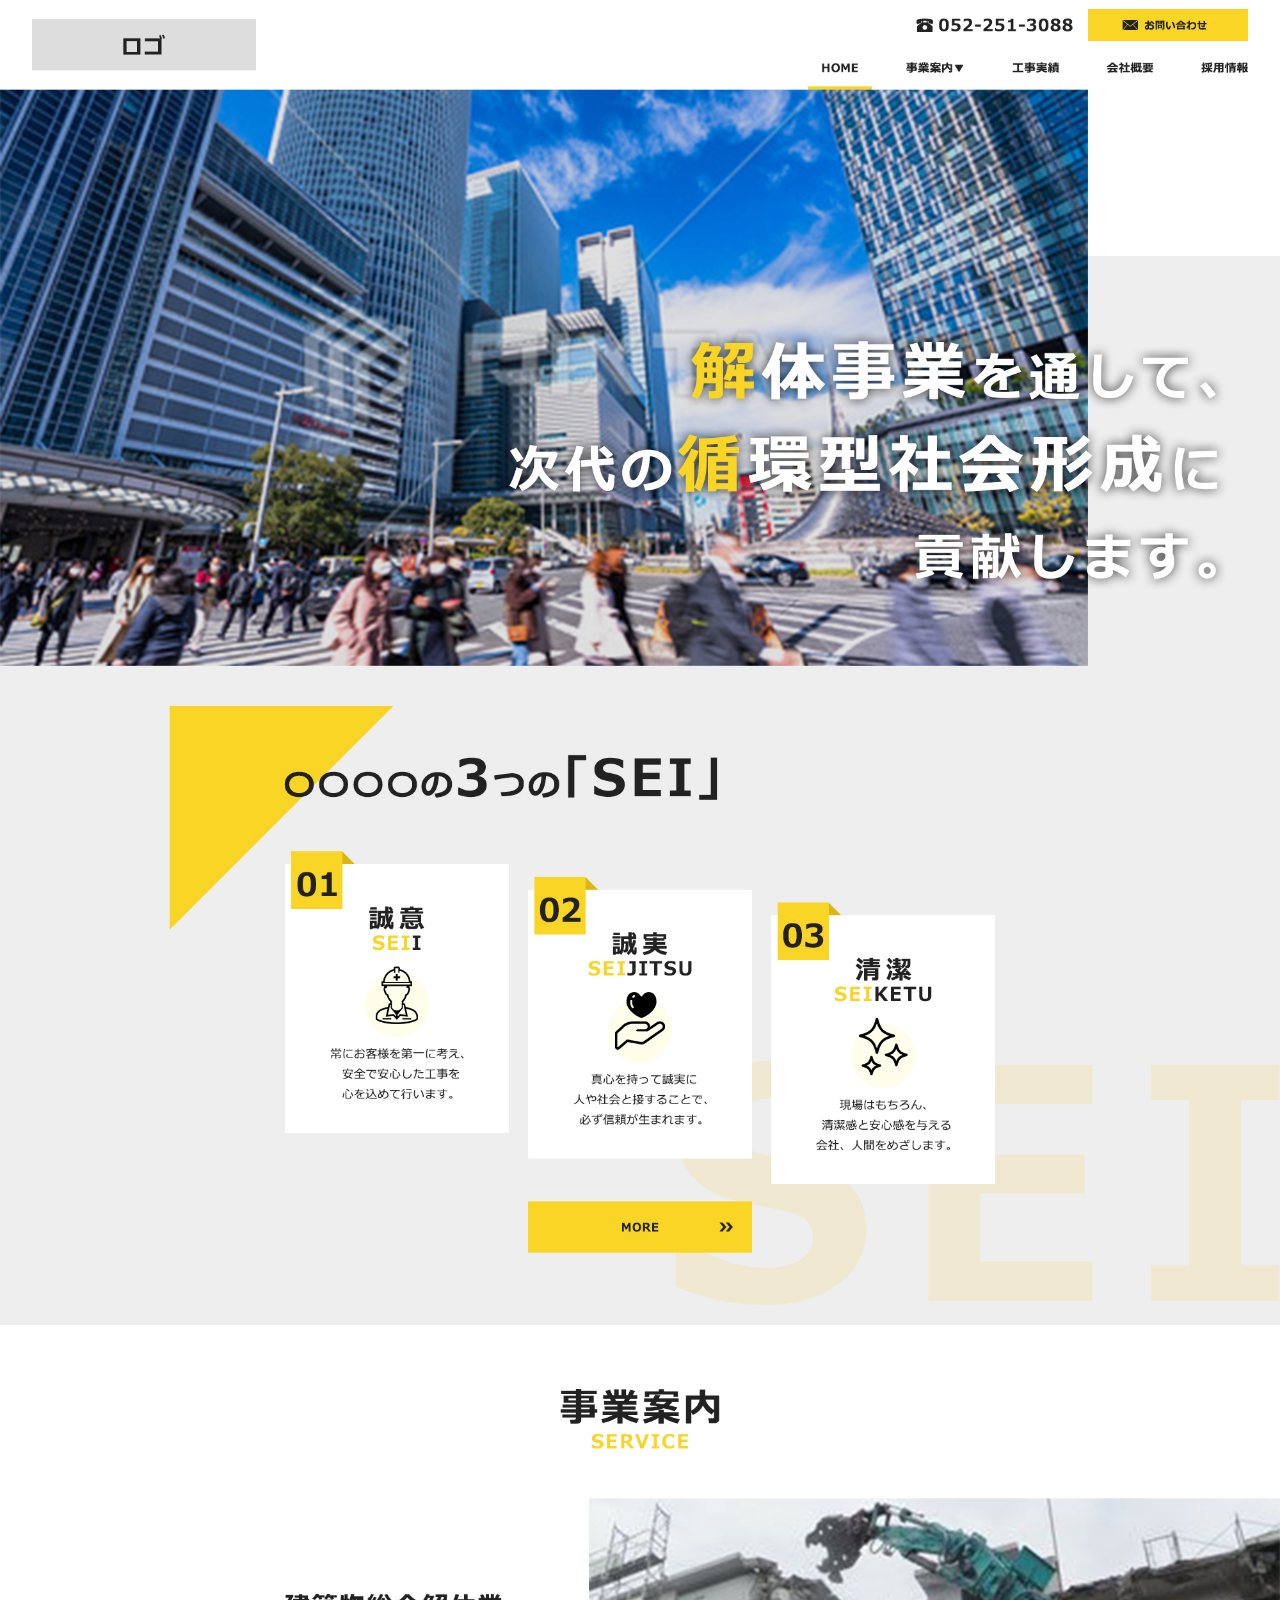
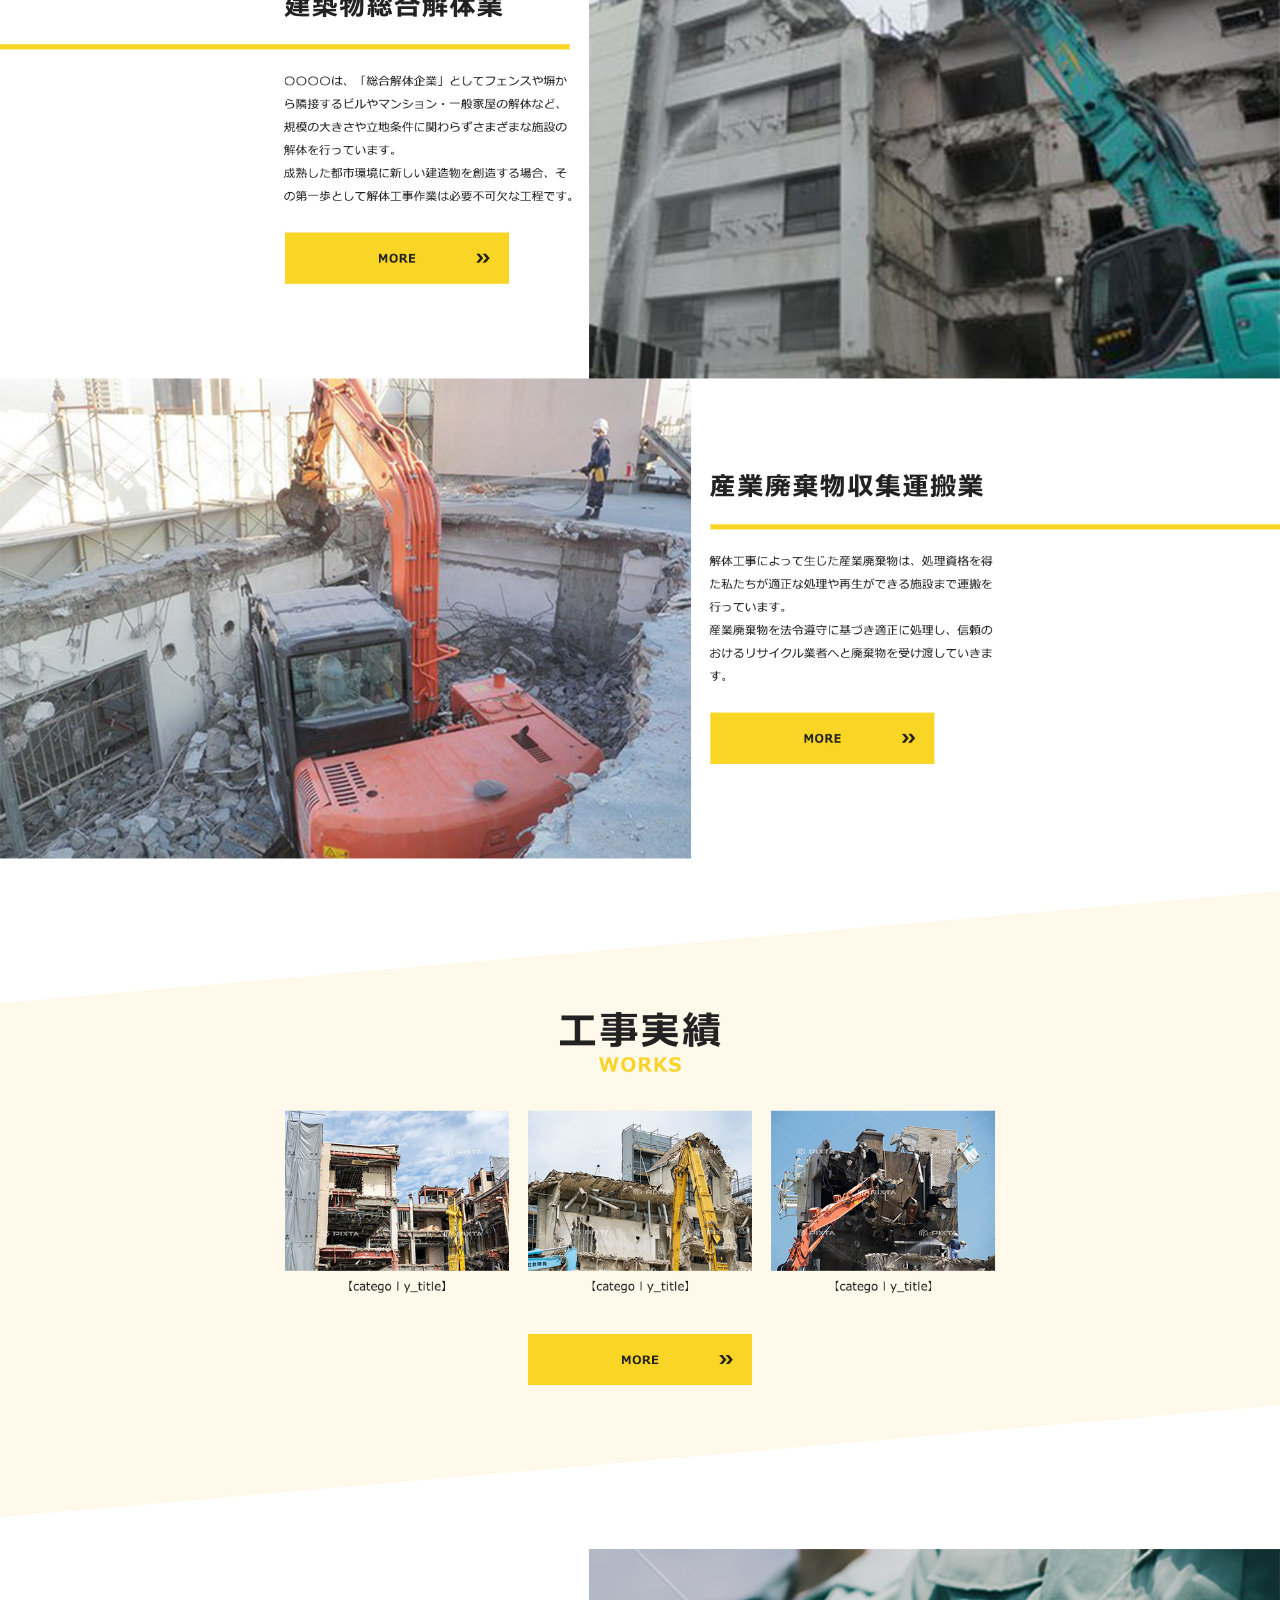
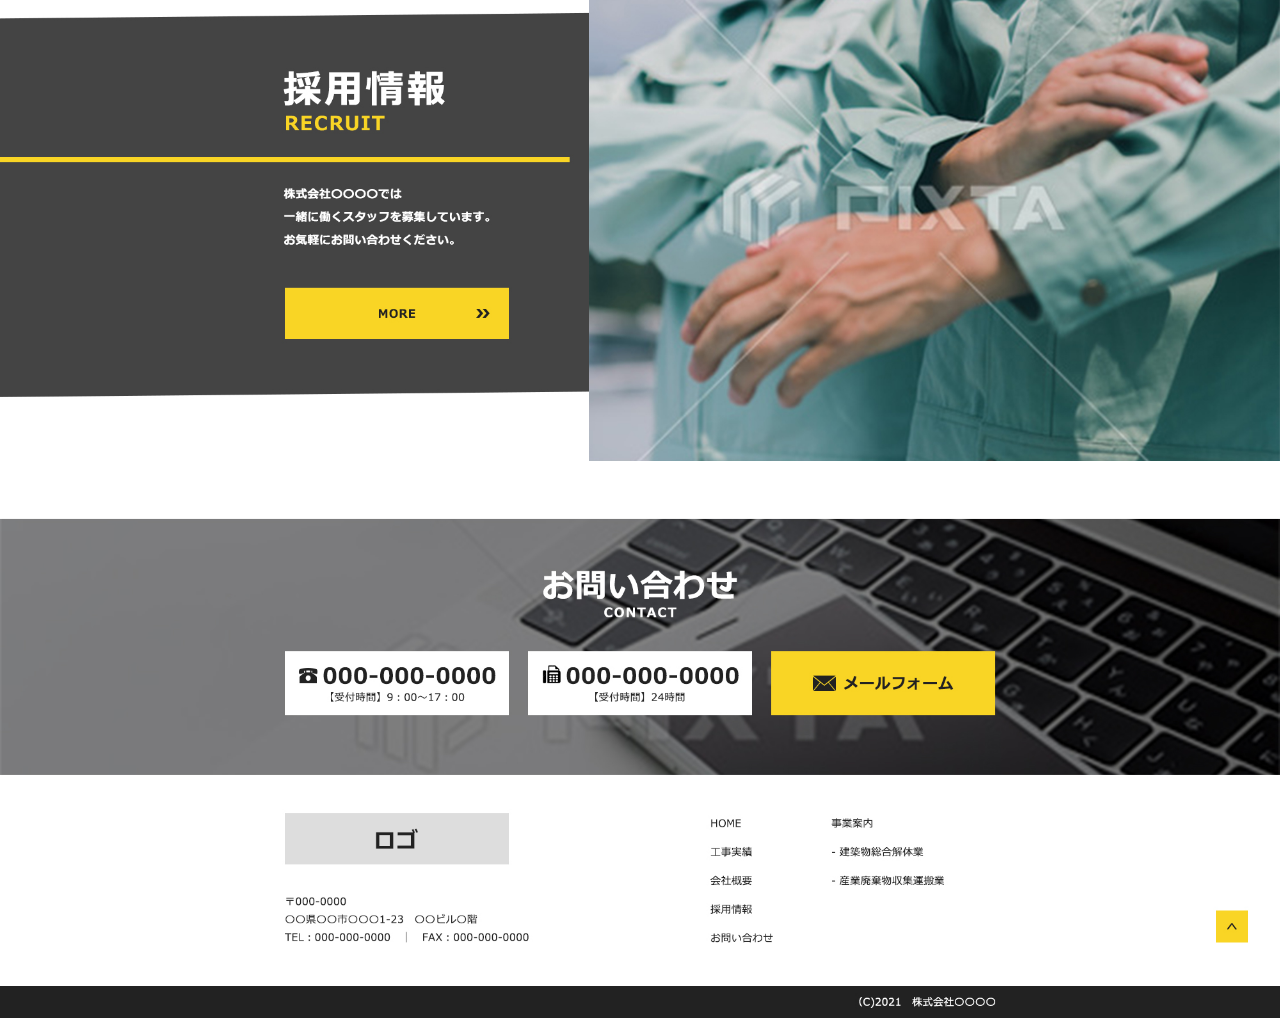
<file: index.html>
<!DOCTYPE html>
<html lang="ja">
<head>
    <meta charset="UTF-8">
    <meta http-equiv="X-UA-Compatible" content="IE=edge">
    <meta name="viewport" content="width=device-width, initial-scale=1.0">
    <link rel="stylesheet" href="style.css">
    <title>TOPデザイン1</title>
</head>
<body>
    <img src="./index.jpg" alt="">
</body>
</html>
</file>
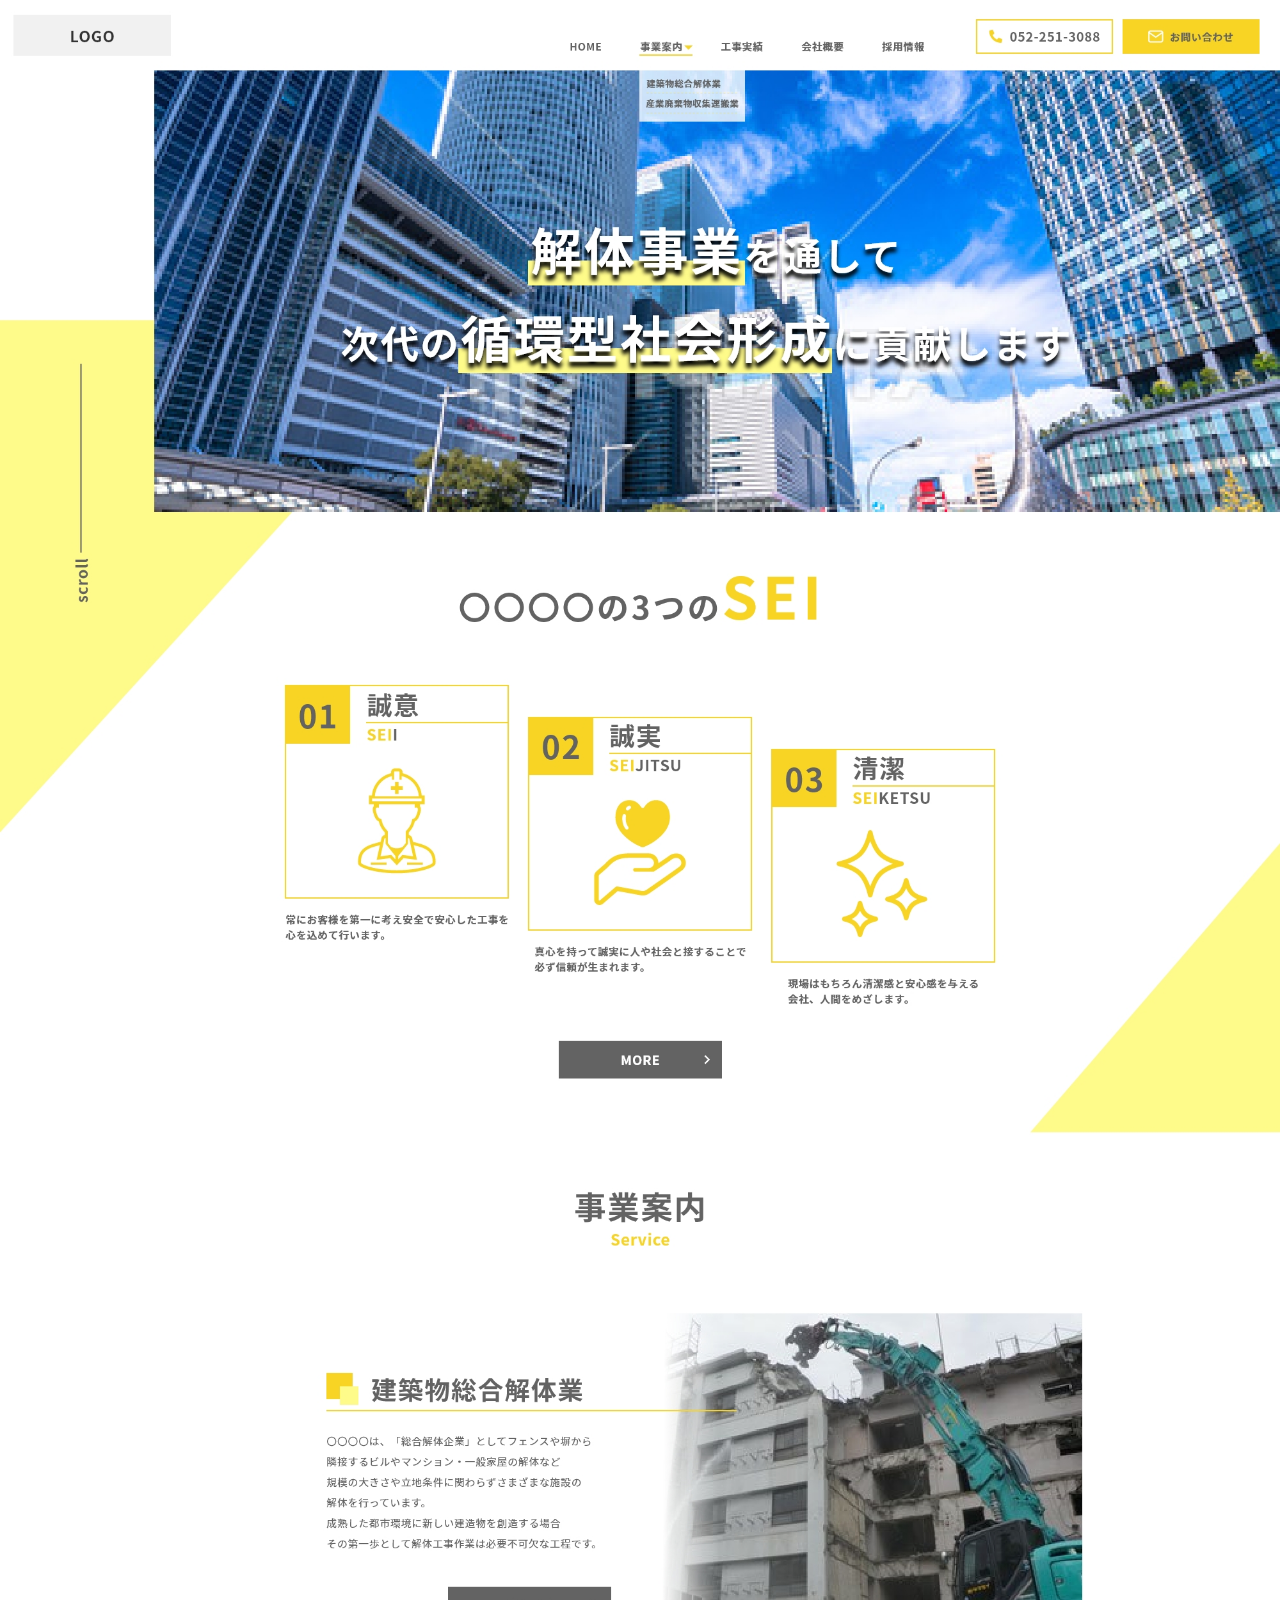
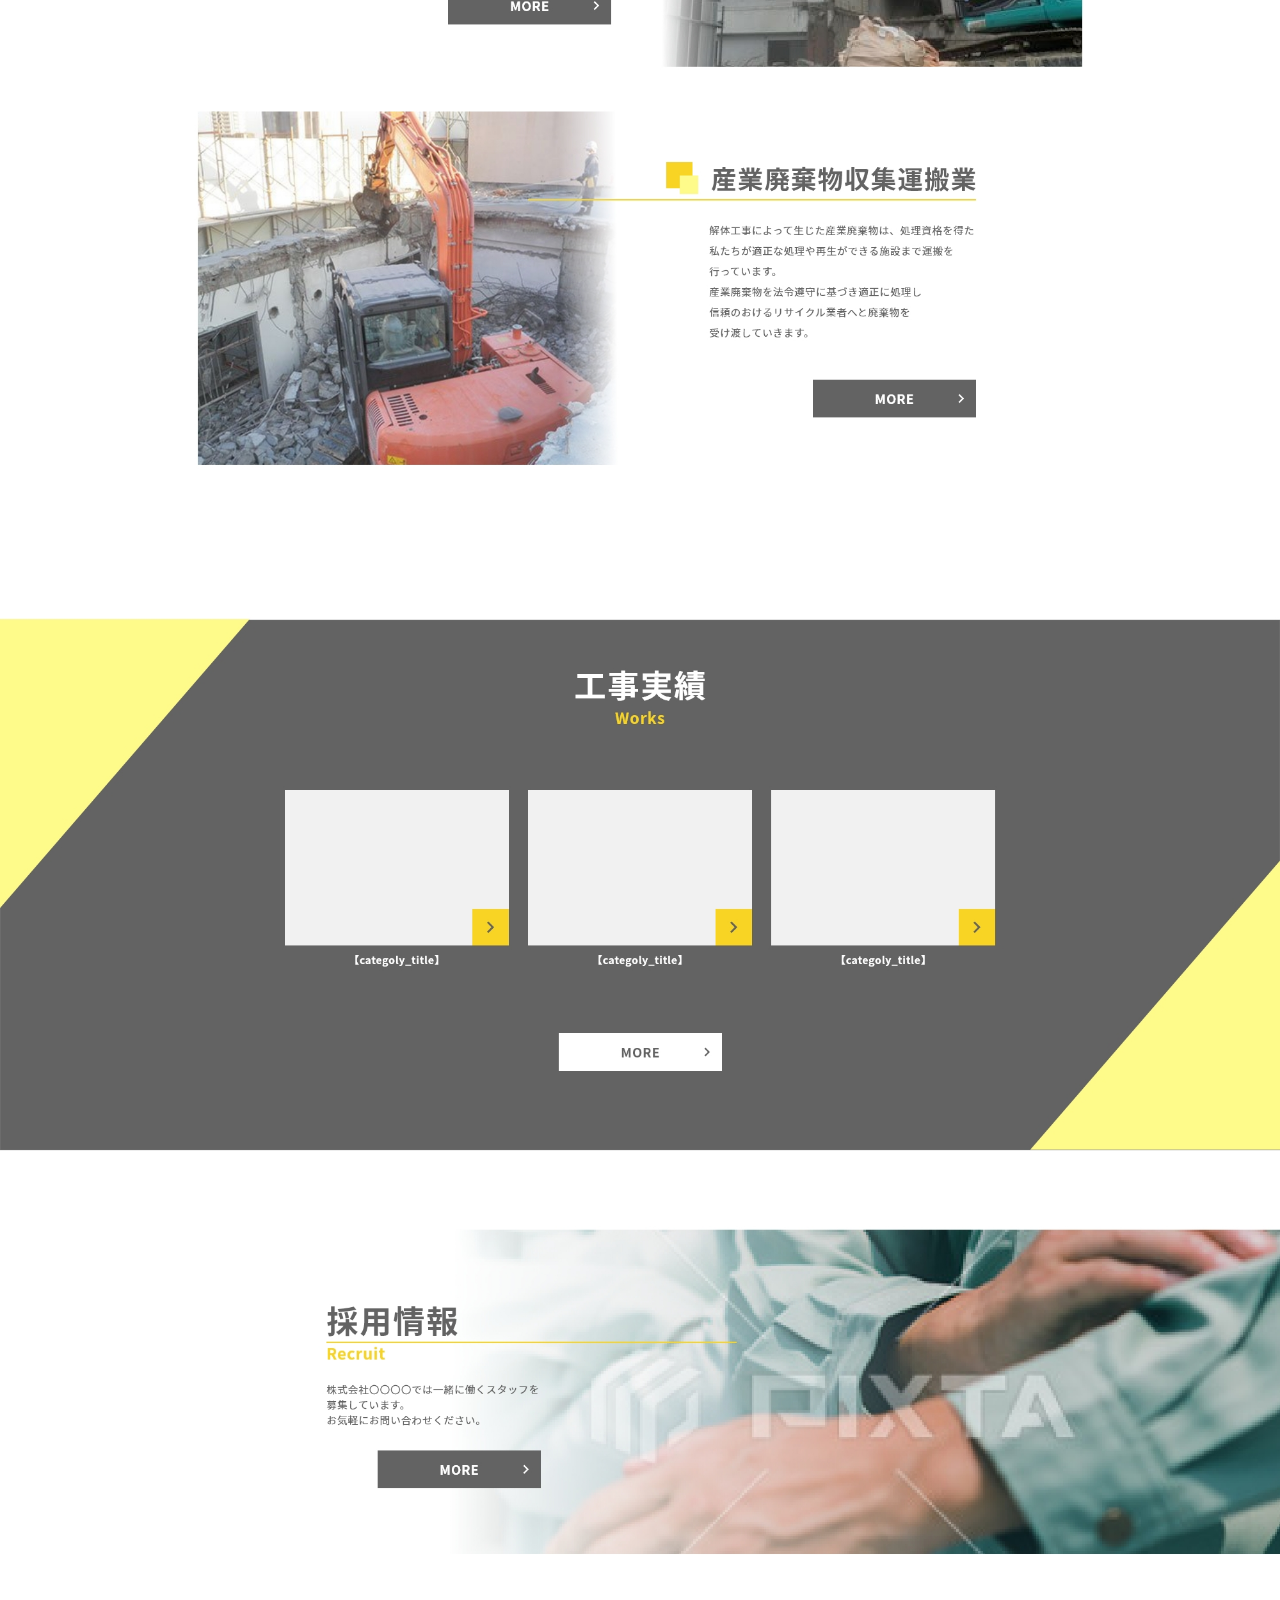
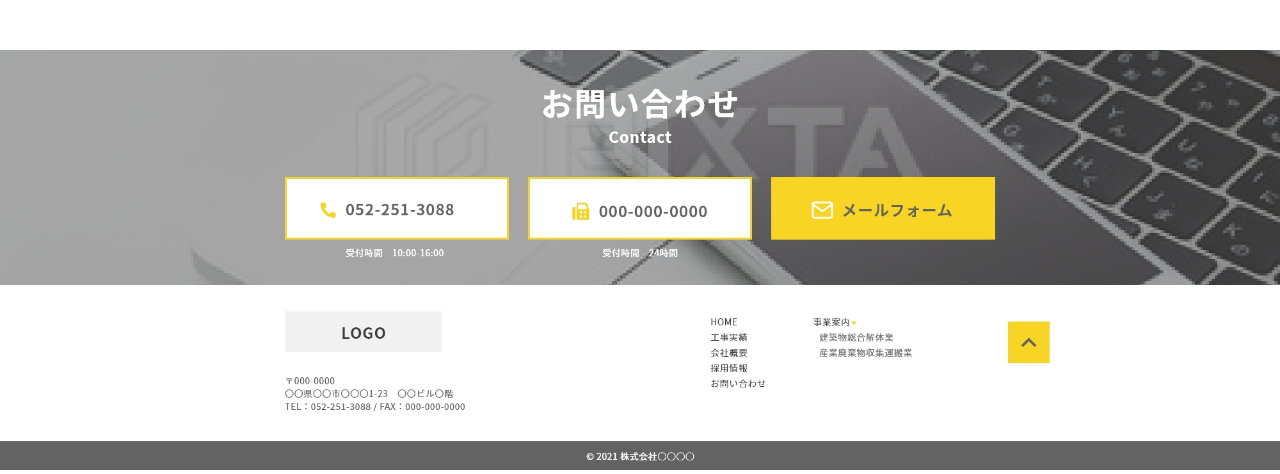
<file: index2.html>
<!DOCTYPE html>
<html lang="ja">
<head>
    <meta charset="UTF-8">
    <meta http-equiv="X-UA-Compatible" content="IE=edge">
    <meta name="viewport" content="width=device-width, initial-scale=1.0">
    <link rel="stylesheet" href="style.css">
    <title>TOPデザイン2</title>
</head>
<body>
    <img src="./index2.jpg" alt="">
</body>
</html>
</file>
<file: style.css>
body {
    margin: 0;
}

img {
    width: 100%;
}
</file>
